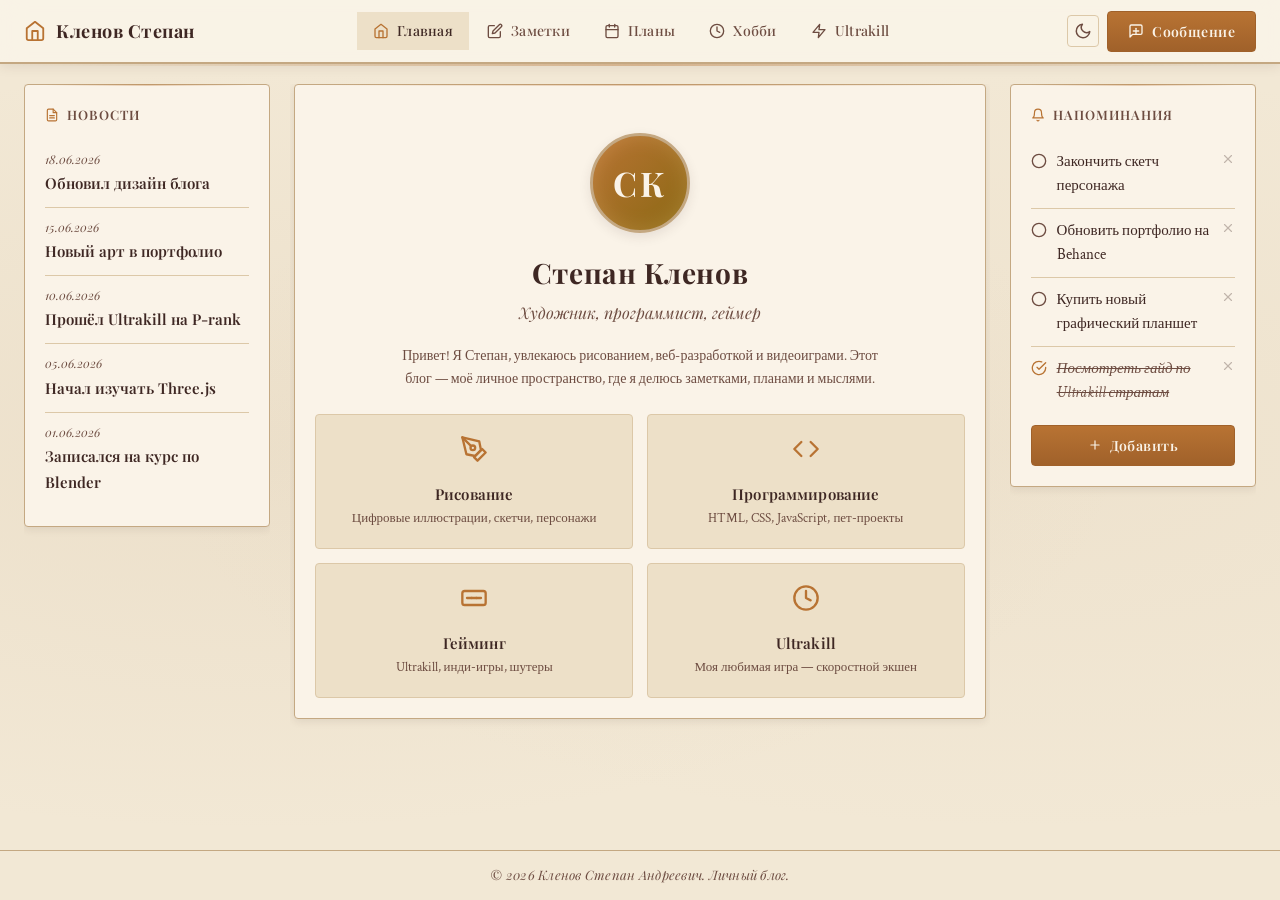
<file: index.html>
<!DOCTYPE html>
<html lang="ru">
<head>
<meta charset="UTF-8">
<meta name="viewport" content="width=device-width, initial-scale=1.0">
<title>Кленов Степан — Личный блог</title>
<link rel="stylesheet" href="styles.css">
</head>
<body>

<header>
  <div class="logo">
    <svg width="22" height="22" viewBox="0 0 24 24" fill="none" stroke="currentColor" stroke-width="2" stroke-linecap="round" stroke-linejoin="round"><path d="M3 9l9-7 9 7v11a2 2 0 0 1-2 2H5a2 2 0 0 1-2-2z"/><polyline points="9 22 9 12 15 12 15 22"/></svg>
    Кленов Степан
  </div>
  <nav id="mainNav">
    <a href="index.html" class="active">
      <svg width="16" height="16" viewBox="0 0 24 24" fill="none" stroke="currentColor" stroke-width="2" stroke-linecap="round" stroke-linejoin="round"><path d="M3 9l9-7 9 7v11a2 2 0 0 1-2 2H5a2 2 0 0 1-2-2z"/><polyline points="9 22 9 12 15 12 15 22"/></svg>
      Главная
    </a>
    <a href="note.html">
      <svg width="16" height="16" viewBox="0 0 24 24" fill="none" stroke="currentColor" stroke-width="2" stroke-linecap="round" stroke-linejoin="round"><path d="M11 4H4a2 2 0 0 0-2 2v14a2 2 0 0 0 2 2h14a2 2 0 0 0 2-2v-7"/><path d="M18.5 2.5a2.121 2.121 0 0 1 3 3L12 15l-4 1 1-4 9.5-9.5z"/></svg>
      Заметки
    </a>
    <a href="plan.html">
      <svg width="16" height="16" viewBox="0 0 24 24" fill="none" stroke="currentColor" stroke-width="2" stroke-linecap="round" stroke-linejoin="round"><rect x="3" y="4" width="18" height="18" rx="2" ry="2"/><line x1="16" y1="2" x2="16" y2="6"/><line x1="8" y1="2" x2="8" y2="6"/><line x1="3" y1="10" x2="21" y2="10"/></svg>
      Планы
    </a>
    <a href="hobby.html">
      <svg width="16" height="16" viewBox="0 0 24 24" fill="none" stroke="currentColor" stroke-width="2" stroke-linecap="round" stroke-linejoin="round"><circle cx="12" cy="12" r="10"/><path d="M12 6v6l4 2"/></svg>
      Хобби
    </a>
    <a href="ultrakill.html">
      <svg width="16" height="16" viewBox="0 0 24 24" fill="none" stroke="currentColor" stroke-width="2" stroke-linecap="round" stroke-linejoin="round"><polygon points="13 2 3 14 12 14 11 22 21 10 12 10 13 2"/></svg>
      Ultrakill
    </a>
  </nav>
  <div class="header-actions">
    <button class="theme-btn" id="themeToggle" title="Сменить тему">
      <svg width="18" height="18" viewBox="0 0 24 24" fill="none" stroke="currentColor" stroke-width="2" stroke-linecap="round" stroke-linejoin="round"><path d="M21 12.79A9 9 0 1 1 11.21 3 7 7 0 0 0 21 12.79z"/></svg>
    </button>
    <button class="modal-btn" id="openModalBtn">
      <svg width="16" height="16" viewBox="0 0 24 24" fill="none" stroke="currentColor" stroke-width="2" stroke-linecap="round" stroke-linejoin="round"><path d="M21 15a2 2 0 0 1-2 2H7l-4 4V5a2 2 0 0 1 2-2h14a2 2 0 0 1 2 2z"/><line x1="12" y1="8" x2="12" y2="16"/><line x1="8" y1="12" x2="16" y2="12"/></svg>
      Сообщение
    </button>
  </div>
</header>

<div class="layout">

  <aside class="col-left">
    <div class="card" id="newsCard">
      <h3>
        <svg width="14" height="14" viewBox="0 0 24 24" fill="none" stroke="currentColor" stroke-width="2" stroke-linecap="round" stroke-linejoin="round"><path d="M14 2H6a2 2 0 0 0-2 2v16a2 2 0 0 0 2 2h12a2 2 0 0 0 2-2V8z"/><polyline points="14 2 14 8 20 8"/><line x1="16" y1="13" x2="8" y2="13"/><line x1="16" y1="17" x2="8" y2="17"/></svg>
        Новости
      </h3>
      <div id="newsList"></div>
    </div>
  </aside>

  <main class="col-center">
    <div class="card">
      <div class="profile">
        <div class="avatar">СК</div>
        <h1>Степан Кленов</h1>
        <p class="tagline">Художник, программист, геймер</p>
      </div>
      <p contenteditable="true" data-key="bio-text" style="text-align:center;color:var(--text2);font-size:14px;max-width:500px;margin:0 auto;">
        Привет! Я Степан, увлекаюсь рисованием, веб-разработкой и видеоиграми. Этот блог — моё личное пространство, где я делюсь заметками, планами и мыслями.
      </p>
      <div class="bio-cards">
        <a href="hobby.html" class="bio-card">
          <svg width="28" height="28" viewBox="0 0 24 24" fill="none" stroke="currentColor" stroke-width="2" stroke-linecap="round" stroke-linejoin="round"><path d="M12 19l7-7 3 3-7 7-3-3z"/><path d="M18 13l-1.5-7.5L2 2l3.5 14.5L13 18l5-5z"/><path d="M2 2l7.586 7.586"/><circle cx="11" cy="11" r="2"/></svg>
          <h4>Рисование</h4>
          <p>Цифровые иллюстрации, скетчи, персонажи</p>
        </a>
        <a href="hobby.html" class="bio-card">
          <svg width="28" height="28" viewBox="0 0 24 24" fill="none" stroke="currentColor" stroke-width="2" stroke-linecap="round" stroke-linejoin="round"><polyline points="16 18 22 12 16 6"/><polyline points="8 6 2 12 8 18"/></svg>
          <h4>Программирование</h4>
          <p>HTML, CSS, JavaScript, пет-проекты</p>
        </a>
        <a href="hobby.html" class="bio-card">
          <svg width="28" height="28" viewBox="0 0 24 24" fill="none" stroke="currentColor" stroke-width="2" stroke-linecap="round" stroke-linejoin="round"><rect x="2" y="6" width="20" height="12" rx="2"/><path d="M6 12h4"/><path d="M14 12h4"/><path d="M10 12h4"/></svg>
          <h4>Гейминг</h4>
          <p>Ultrakill, инди-игры, шутеры</p>
        </a>
        <a href="ultrakill.html" class="bio-card">
          <svg width="28" height="28" viewBox="0 0 24 24" fill="none" stroke="currentColor" stroke-width="2" stroke-linecap="round" stroke-linejoin="round"><circle cx="12" cy="12" r="10"/><polyline points="12 6 12 12 16 14"/></svg>
          <h4>Ultrakill</h4>
          <p>Моя любимая игра — скоростной экшен</p>
        </a>
      </div>
    </div>
  </main>

  <aside class="col-right">
    <div class="card" id="remindersCard">
      <h3>
        <svg width="14" height="14" viewBox="0 0 24 24" fill="none" stroke="currentColor" stroke-width="2" stroke-linecap="round" stroke-linejoin="round"><path d="M18 8A6 6 0 0 0 6 8c0 7-3 9-3 9h18s-3-2-3-9"/><path d="M13.73 21a2 2 0 0 1-3.46 0"/></svg>
        Напоминания
      </h3>
      <div id="reminderList"></div>
      <div style="margin-top:10px;">
        <button class="modal-btn" style="width:100%;justify-content:center;" id="addReminderBtn">
          <svg width="14" height="14" viewBox="0 0 24 24" fill="none" stroke="currentColor" stroke-width="2" stroke-linecap="round" stroke-linejoin="round"><line x1="12" y1="5" x2="12" y2="19"/><line x1="5" y1="12" x2="19" y2="12"/></svg>
          Добавить
        </button>
      </div>
    </div>
  </aside>

</div>

<div class="modal-overlay" id="modalOverlay">
  <div class="modal">
    <h2>
      <svg width="18" height="18" viewBox="0 0 24 24" fill="none" stroke="currentColor" stroke-width="2" stroke-linecap="round" stroke-linejoin="round"><path d="M21 15a2 2 0 0 1-2 2H7l-4 4V5a2 2 0 0 1 2-2h14a2 2 0 0 1 2 2z"/><line x1="12" y1="8" x2="12" y2="16"/><line x1="8" y1="12" x2="16" y2="12"/></svg>
      Оставить сообщение
    </h2>
    <div class="field">
      <label>Ваше имя</label>
      <input type="text" id="modalName" placeholder="Имя" maxlength="50">
    </div>
    <div class="field">
      <label>Сообщение</label>
      <textarea id="modalMsg" placeholder="Текст сообщения..." maxlength="500"></textarea>
    </div>
    <div class="modal-actions">
      <button class="btn-secondary" id="modalCancel">Отмена</button>
      <button class="btn-primary" id="modalSend">
        <svg width="14" height="14" viewBox="0 0 24 24" fill="none" stroke="currentColor" stroke-width="2" stroke-linecap="round" stroke-linejoin="round"><line x1="22" y1="2" x2="11" y2="13"/><polygon points="22 2 15 22 11 13 2 9 22 2"/></svg>
        Отправить
      </button>
    </div>
  </div>
</div>

<footer>
  &copy; 2026 Кленов Степан Андреевич. Личный блог.
</footer>

<script src="script.js"></script>
</body>
</html>
</file>
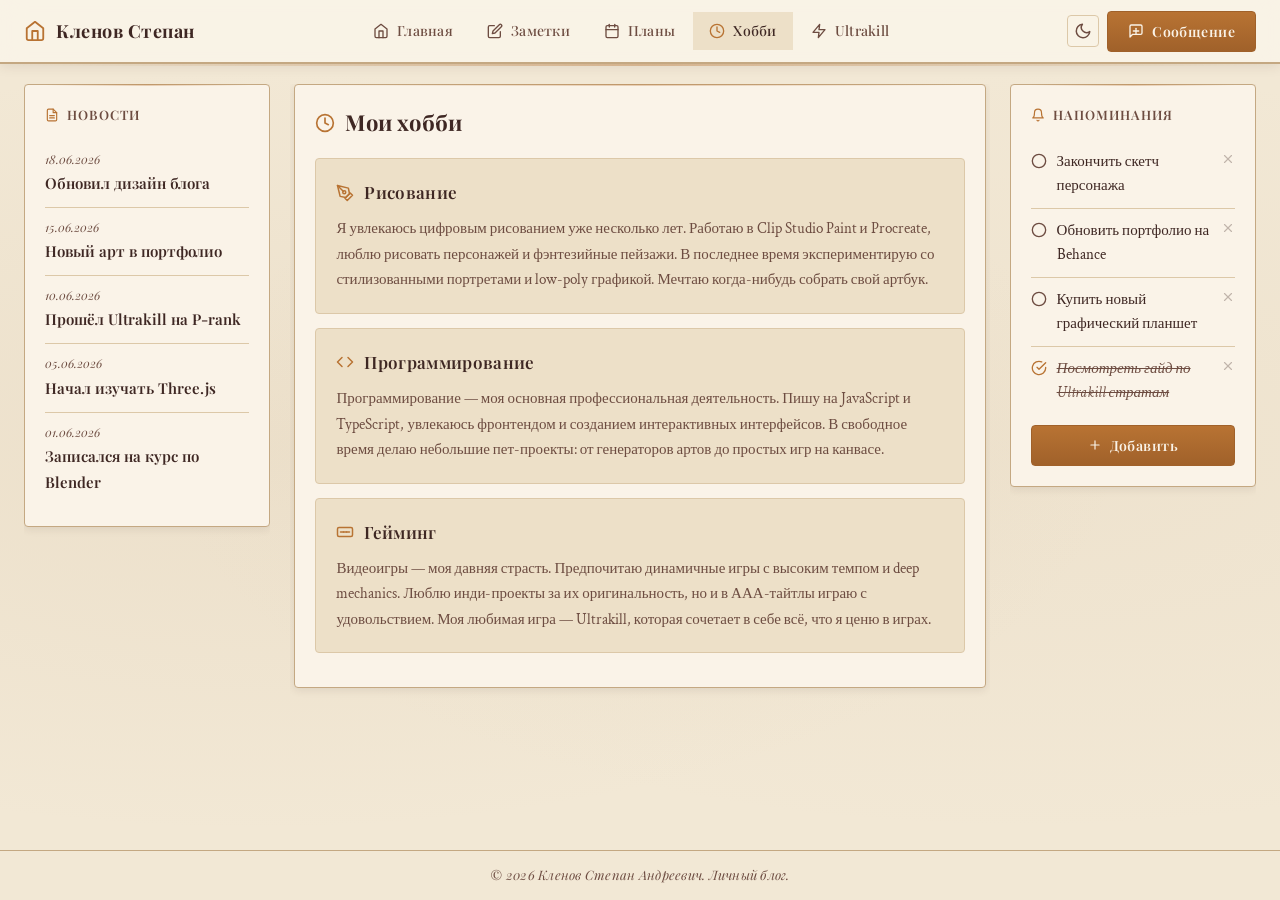
<file: hobby.html>
<!DOCTYPE html>
<html lang="ru">
<head>
<meta charset="UTF-8">
<meta name="viewport" content="width=device-width, initial-scale=1.0">
<title>Хобби — Кленов Степан</title>
<link rel="stylesheet" href="styles.css">
</head>
<body>

<header>
  <div class="logo">
    <svg width="22" height="22" viewBox="0 0 24 24" fill="none" stroke="currentColor" stroke-width="2" stroke-linecap="round" stroke-linejoin="round"><path d="M3 9l9-7 9 7v11a2 2 0 0 1-2 2H5a2 2 0 0 1-2-2z"/><polyline points="9 22 9 12 15 12 15 22"/></svg>
    Кленов Степан
  </div>
  <nav id="mainNav">
    <a href="index.html">
      <svg width="16" height="16" viewBox="0 0 24 24" fill="none" stroke="currentColor" stroke-width="2" stroke-linecap="round" stroke-linejoin="round"><path d="M3 9l9-7 9 7v11a2 2 0 0 1-2 2H5a2 2 0 0 1-2-2z"/><polyline points="9 22 9 12 15 12 15 22"/></svg>
      Главная
    </a>
    <a href="note.html">
      <svg width="16" height="16" viewBox="0 0 24 24" fill="none" stroke="currentColor" stroke-width="2" stroke-linecap="round" stroke-linejoin="round"><path d="M11 4H4a2 2 0 0 0-2 2v14a2 2 0 0 0 2 2h14a2 2 0 0 0 2-2v-7"/><path d="M18.5 2.5a2.121 2.121 0 0 1 3 3L12 15l-4 1 1-4 9.5-9.5z"/></svg>
      Заметки
    </a>
    <a href="plan.html">
      <svg width="16" height="16" viewBox="0 0 24 24" fill="none" stroke="currentColor" stroke-width="2" stroke-linecap="round" stroke-linejoin="round"><rect x="3" y="4" width="18" height="18" rx="2" ry="2"/><line x1="16" y1="2" x2="16" y2="6"/><line x1="8" y1="2" x2="8" y2="6"/><line x1="3" y1="10" x2="21" y2="10"/></svg>
      Планы
    </a>
    <a href="hobby.html" class="active">
      <svg width="16" height="16" viewBox="0 0 24 24" fill="none" stroke="currentColor" stroke-width="2" stroke-linecap="round" stroke-linejoin="round"><circle cx="12" cy="12" r="10"/><path d="M12 6v6l4 2"/></svg>
      Хобби
    </a>
    <a href="ultrakill.html">
      <svg width="16" height="16" viewBox="0 0 24 24" fill="none" stroke="currentColor" stroke-width="2" stroke-linecap="round" stroke-linejoin="round"><polygon points="13 2 3 14 12 14 11 22 21 10 12 10 13 2"/></svg>
      Ultrakill
    </a>
  </nav>
  <div class="header-actions">
    <button class="theme-btn" id="themeToggle" title="Сменить тему">
      <svg width="18" height="18" viewBox="0 0 24 24" fill="none" stroke="currentColor" stroke-width="2" stroke-linecap="round" stroke-linejoin="round"><path d="M21 12.79A9 9 0 1 1 11.21 3 7 7 0 0 0 21 12.79z"/></svg>
    </button>
    <button class="modal-btn" id="openModalBtn">
      <svg width="16" height="16" viewBox="0 0 24 24" fill="none" stroke="currentColor" stroke-width="2" stroke-linecap="round" stroke-linejoin="round"><path d="M21 15a2 2 0 0 1-2 2H7l-4 4V5a2 2 0 0 1 2-2h14a2 2 0 0 1 2 2z"/><line x1="12" y1="8" x2="12" y2="16"/><line x1="8" y1="12" x2="16" y2="12"/></svg>
      Сообщение
    </button>
  </div>
</header>

<div class="layout">

  <aside class="col-left">
    <div class="card" id="newsCard">
      <h3>
        <svg width="14" height="14" viewBox="0 0 24 24" fill="none" stroke="currentColor" stroke-width="2" stroke-linecap="round" stroke-linejoin="round"><path d="M14 2H6a2 2 0 0 0-2 2v16a2 2 0 0 0 2 2h12a2 2 0 0 0 2-2V8z"/><polyline points="14 2 14 8 20 8"/><line x1="16" y1="13" x2="8" y2="13"/><line x1="16" y1="17" x2="8" y2="17"/></svg>
        Новости
      </h3>
      <div id="newsList"></div>
    </div>
  </aside>

  <main class="col-center">
    <div class="card">
      <div class="section-header">
        <h2>
          <svg width="20" height="20" viewBox="0 0 24 24" fill="none" stroke="currentColor" stroke-width="2" stroke-linecap="round" stroke-linejoin="round"><circle cx="12" cy="12" r="10"/><path d="M12 6v6l4 2"/></svg>
          Мои хобби
        </h2>
      </div>

      <div class="hobby-card">
        <h3>
          <svg width="18" height="18" viewBox="0 0 24 24" fill="none" stroke="currentColor" stroke-width="2" stroke-linecap="round" stroke-linejoin="round"><path d="M12 19l7-7 3 3-7 7-3-3z"/><path d="M18 13l-1.5-7.5L2 2l3.5 14.5L13 18l5-5z"/><path d="M2 2l7.586 7.586"/><circle cx="11" cy="11" r="2"/></svg>
          Рисование
        </h3>
        <p contenteditable="true" data-key="hobby-drawing">Я увлекаюсь цифровым рисованием уже несколько лет. Работаю в Clip Studio Paint и Procreate, люблю рисовать персонажей и фэнтезийные пейзажи. В последнее время экспериментирую со стилизованными портретами и low-poly графикой. Мечтаю когда-нибудь собрать свой артбук.</p>
      </div>

      <div class="hobby-card">
        <h3>
          <svg width="18" height="18" viewBox="0 0 24 24" fill="none" stroke="currentColor" stroke-width="2" stroke-linecap="round" stroke-linejoin="round"><polyline points="16 18 22 12 16 6"/><polyline points="8 6 2 12 8 18"/></svg>
          Программирование
        </h3>
        <p contenteditable="true" data-key="hobby-coding">Программирование — моя основная профессиональная деятельность. Пишу на JavaScript и TypeScript, увлекаюсь фронтендом и созданием интерактивных интерфейсов. В свободное время делаю небольшие пет-проекты: от генераторов артов до простых игр на канвасе.</p>
      </div>

      <div class="hobby-card">
        <h3>
          <svg width="18" height="18" viewBox="0 0 24 24" fill="none" stroke="currentColor" stroke-width="2" stroke-linecap="round" stroke-linejoin="round"><rect x="2" y="6" width="20" height="12" rx="2"/><path d="M6 12h4"/><path d="M14 12h4"/><path d="M10 12h4"/></svg>
          Гейминг
        </h3>
        <p contenteditable="true" data-key="hobby-gaming">Видеоигры — моя давняя страсть. Предпочитаю динамичные игры с высоким темпом и deep mechanics. Люблю инди-проекты за их оригинальность, но и в ААА-тайтлы играю с удовольствием. Моя любимая игра — Ultrakill, которая сочетает в себе всё, что я ценю в играх.</p>
      </div>
    </div>
  </main>

  <aside class="col-right">
    <div class="card" id="remindersCard">
      <h3>
        <svg width="14" height="14" viewBox="0 0 24 24" fill="none" stroke="currentColor" stroke-width="2" stroke-linecap="round" stroke-linejoin="round"><path d="M18 8A6 6 0 0 0 6 8c0 7-3 9-3 9h18s-3-2-3-9"/><path d="M13.73 21a2 2 0 0 1-3.46 0"/></svg>
        Напоминания
      </h3>
      <div id="reminderList"></div>
      <div style="margin-top:10px;">
        <button class="modal-btn" style="width:100%;justify-content:center;" id="addReminderBtn">
          <svg width="14" height="14" viewBox="0 0 24 24" fill="none" stroke="currentColor" stroke-width="2" stroke-linecap="round" stroke-linejoin="round"><line x1="12" y1="5" x2="12" y2="19"/><line x1="5" y1="12" x2="19" y2="12"/></svg>
          Добавить
        </button>
      </div>
    </div>
  </aside>

</div>

<div class="modal-overlay" id="modalOverlay">
  <div class="modal">
    <h2>
      <svg width="18" height="18" viewBox="0 0 24 24" fill="none" stroke="currentColor" stroke-width="2" stroke-linecap="round" stroke-linejoin="round"><path d="M21 15a2 2 0 0 1-2 2H7l-4 4V5a2 2 0 0 1 2-2h14a2 2 0 0 1 2 2z"/><line x1="12" y1="8" x2="12" y2="16"/><line x1="8" y1="12" x2="16" y2="12"/></svg>
      Оставить сообщение
    </h2>
    <div class="field">
      <label>Ваше имя</label>
      <input type="text" id="modalName" placeholder="Имя" maxlength="50">
    </div>
    <div class="field">
      <label>Сообщение</label>
      <textarea id="modalMsg" placeholder="Текст сообщения..." maxlength="500"></textarea>
    </div>
    <div class="modal-actions">
      <button class="btn-secondary" id="modalCancel">Отмена</button>
      <button class="btn-primary" id="modalSend">
        <svg width="14" height="14" viewBox="0 0 24 24" fill="none" stroke="currentColor" stroke-width="2" stroke-linecap="round" stroke-linejoin="round"><line x1="22" y1="2" x2="11" y2="13"/><polygon points="22 2 15 22 11 13 2 9 22 2"/></svg>
        Отправить
      </button>
    </div>
  </div>
</div>

<footer>
  &copy; 2026 Кленов Степан Андреевич. Личный блог.
</footer>

<script src="script.js"></script>
</body>
</html>
</file>
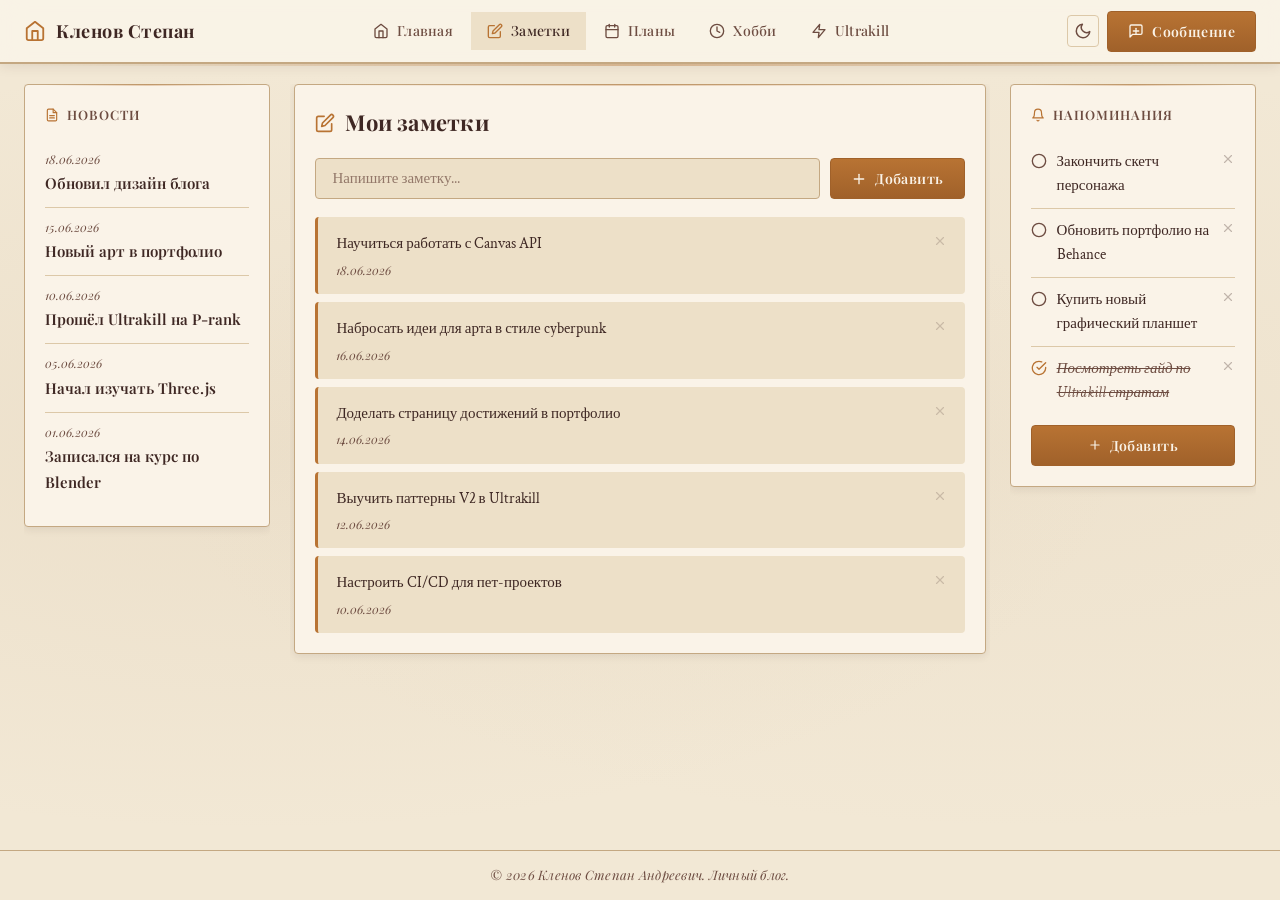
<file: note.html>
<!DOCTYPE html>
<html lang="ru">
<head>
<meta charset="UTF-8">
<meta name="viewport" content="width=device-width, initial-scale=1.0">
<title>Заметки — Кленов Степан</title>
<link rel="stylesheet" href="styles.css">
</head>
<body>

<header>
  <div class="logo">
    <svg width="22" height="22" viewBox="0 0 24 24" fill="none" stroke="currentColor" stroke-width="2" stroke-linecap="round" stroke-linejoin="round"><path d="M3 9l9-7 9 7v11a2 2 0 0 1-2 2H5a2 2 0 0 1-2-2z"/><polyline points="9 22 9 12 15 12 15 22"/></svg>
    Кленов Степан
  </div>
  <nav id="mainNav">
    <a href="index.html">
      <svg width="16" height="16" viewBox="0 0 24 24" fill="none" stroke="currentColor" stroke-width="2" stroke-linecap="round" stroke-linejoin="round"><path d="M3 9l9-7 9 7v11a2 2 0 0 1-2 2H5a2 2 0 0 1-2-2z"/><polyline points="9 22 9 12 15 12 15 22"/></svg>
      Главная
    </a>
    <a href="note.html" class="active">
      <svg width="16" height="16" viewBox="0 0 24 24" fill="none" stroke="currentColor" stroke-width="2" stroke-linecap="round" stroke-linejoin="round"><path d="M11 4H4a2 2 0 0 0-2 2v14a2 2 0 0 0 2 2h14a2 2 0 0 0 2-2v-7"/><path d="M18.5 2.5a2.121 2.121 0 0 1 3 3L12 15l-4 1 1-4 9.5-9.5z"/></svg>
      Заметки
    </a>
    <a href="plan.html">
      <svg width="16" height="16" viewBox="0 0 24 24" fill="none" stroke="currentColor" stroke-width="2" stroke-linecap="round" stroke-linejoin="round"><rect x="3" y="4" width="18" height="18" rx="2" ry="2"/><line x1="16" y1="2" x2="16" y2="6"/><line x1="8" y1="2" x2="8" y2="6"/><line x1="3" y1="10" x2="21" y2="10"/></svg>
      Планы
    </a>
    <a href="hobby.html">
      <svg width="16" height="16" viewBox="0 0 24 24" fill="none" stroke="currentColor" stroke-width="2" stroke-linecap="round" stroke-linejoin="round"><circle cx="12" cy="12" r="10"/><path d="M12 6v6l4 2"/></svg>
      Хобби
    </a>
    <a href="ultrakill.html">
      <svg width="16" height="16" viewBox="0 0 24 24" fill="none" stroke="currentColor" stroke-width="2" stroke-linecap="round" stroke-linejoin="round"><polygon points="13 2 3 14 12 14 11 22 21 10 12 10 13 2"/></svg>
      Ultrakill
    </a>
  </nav>
  <div class="header-actions">
    <button class="theme-btn" id="themeToggle" title="Сменить тему">
      <svg width="18" height="18" viewBox="0 0 24 24" fill="none" stroke="currentColor" stroke-width="2" stroke-linecap="round" stroke-linejoin="round"><path d="M21 12.79A9 9 0 1 1 11.21 3 7 7 0 0 0 21 12.79z"/></svg>
    </button>
    <button class="modal-btn" id="openModalBtn">
      <svg width="16" height="16" viewBox="0 0 24 24" fill="none" stroke="currentColor" stroke-width="2" stroke-linecap="round" stroke-linejoin="round"><path d="M21 15a2 2 0 0 1-2 2H7l-4 4V5a2 2 0 0 1 2-2h14a2 2 0 0 1 2 2z"/><line x1="12" y1="8" x2="12" y2="16"/><line x1="8" y1="12" x2="16" y2="12"/></svg>
      Сообщение
    </button>
  </div>
</header>

<div class="layout">

  <aside class="col-left">
    <div class="card" id="newsCard">
      <h3>
        <svg width="14" height="14" viewBox="0 0 24 24" fill="none" stroke="currentColor" stroke-width="2" stroke-linecap="round" stroke-linejoin="round"><path d="M14 2H6a2 2 0 0 0-2 2v16a2 2 0 0 0 2 2h12a2 2 0 0 0 2-2V8z"/><polyline points="14 2 14 8 20 8"/><line x1="16" y1="13" x2="8" y2="13"/><line x1="16" y1="17" x2="8" y2="17"/></svg>
        Новости
      </h3>
      <div id="newsList"></div>
    </div>
  </aside>

  <main class="col-center">
    <div class="card">
      <div class="section-header">
        <h2>
          <svg width="20" height="20" viewBox="0 0 24 24" fill="none" stroke="currentColor" stroke-width="2" stroke-linecap="round" stroke-linejoin="round"><path d="M11 4H4a2 2 0 0 0-2 2v14a2 2 0 0 0 2 2h14a2 2 0 0 0 2-2v-7"/><path d="M18.5 2.5a2.121 2.121 0 0 1 3 3L12 15l-4 1 1-4 9.5-9.5z"/></svg>
          Мои заметки
        </h2>
      </div>
      <div class="note-form">
        <input type="text" id="noteInput" placeholder="Напишите заметку..." maxlength="200">
        <button id="addNoteBtn">
          <svg width="16" height="16" viewBox="0 0 24 24" fill="none" stroke="currentColor" stroke-width="2" stroke-linecap="round" stroke-linejoin="round"><line x1="12" y1="5" x2="12" y2="19"/><line x1="5" y1="12" x2="19" y2="12"/></svg>
          Добавить
        </button>
      </div>
      <div class="note-list" id="noteList"></div>
    </div>
  </main>

  <aside class="col-right">
    <div class="card" id="remindersCard">
      <h3>
        <svg width="14" height="14" viewBox="0 0 24 24" fill="none" stroke="currentColor" stroke-width="2" stroke-linecap="round" stroke-linejoin="round"><path d="M18 8A6 6 0 0 0 6 8c0 7-3 9-3 9h18s-3-2-3-9"/><path d="M13.73 21a2 2 0 0 1-3.46 0"/></svg>
        Напоминания
      </h3>
      <div id="reminderList"></div>
      <div style="margin-top:10px;">
        <button class="modal-btn" style="width:100%;justify-content:center;" id="addReminderBtn">
          <svg width="14" height="14" viewBox="0 0 24 24" fill="none" stroke="currentColor" stroke-width="2" stroke-linecap="round" stroke-linejoin="round"><line x1="12" y1="5" x2="12" y2="19"/><line x1="5" y1="12" x2="19" y2="12"/></svg>
          Добавить
        </button>
      </div>
    </div>
  </aside>

</div>

<div class="modal-overlay" id="modalOverlay">
  <div class="modal">
    <h2>
      <svg width="18" height="18" viewBox="0 0 24 24" fill="none" stroke="currentColor" stroke-width="2" stroke-linecap="round" stroke-linejoin="round"><path d="M21 15a2 2 0 0 1-2 2H7l-4 4V5a2 2 0 0 1 2-2h14a2 2 0 0 1 2 2z"/><line x1="12" y1="8" x2="12" y2="16"/><line x1="8" y1="12" x2="16" y2="12"/></svg>
      Оставить сообщение
    </h2>
    <div class="field">
      <label>Ваше имя</label>
      <input type="text" id="modalName" placeholder="Имя" maxlength="50">
    </div>
    <div class="field">
      <label>Сообщение</label>
      <textarea id="modalMsg" placeholder="Текст сообщения..." maxlength="500"></textarea>
    </div>
    <div class="modal-actions">
      <button class="btn-secondary" id="modalCancel">Отмена</button>
      <button class="btn-primary" id="modalSend">
        <svg width="14" height="14" viewBox="0 0 24 24" fill="none" stroke="currentColor" stroke-width="2" stroke-linecap="round" stroke-linejoin="round"><line x1="22" y1="2" x2="11" y2="13"/><polygon points="22 2 15 22 11 13 2 9 22 2"/></svg>
        Отправить
      </button>
    </div>
  </div>
</div>

<footer>
  &copy; 2026 Кленов Степан Андреевич. Личный блог.
</footer>

<script src="script.js"></script>
</body>
</html>
</file>
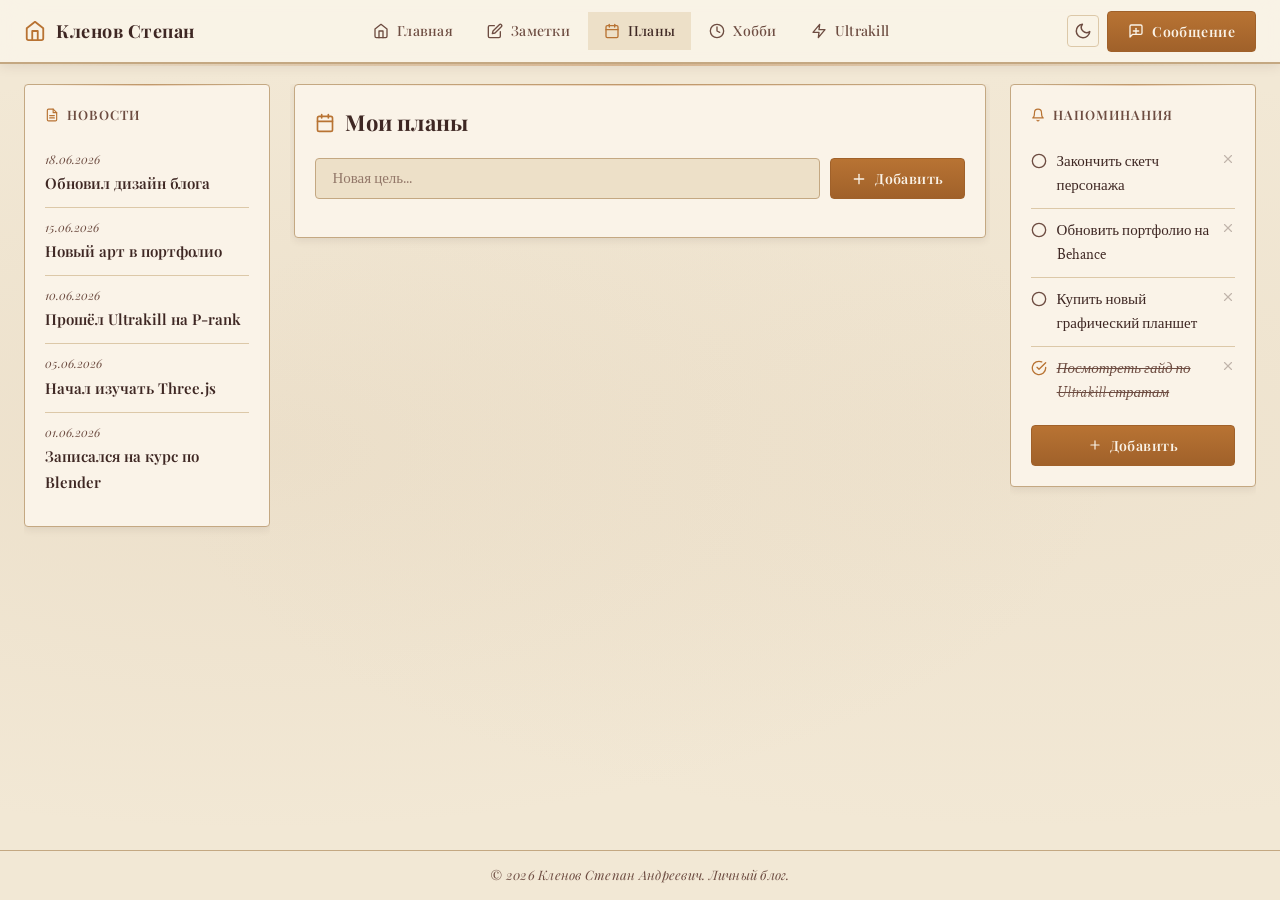
<file: plan.html>
<!DOCTYPE html>
<html lang="ru">
<head>
<meta charset="UTF-8">
<meta name="viewport" content="width=device-width, initial-scale=1.0">
<title>Планы — Кленов Степан</title>
<link rel="stylesheet" href="styles.css">
</head>
<body>

<header>
  <div class="logo">
    <svg width="22" height="22" viewBox="0 0 24 24" fill="none" stroke="currentColor" stroke-width="2" stroke-linecap="round" stroke-linejoin="round"><path d="M3 9l9-7 9 7v11a2 2 0 0 1-2 2H5a2 2 0 0 1-2-2z"/><polyline points="9 22 9 12 15 12 15 22"/></svg>
    Кленов Степан
  </div>
  <nav id="mainNav">
    <a href="index.html">
      <svg width="16" height="16" viewBox="0 0 24 24" fill="none" stroke="currentColor" stroke-width="2" stroke-linecap="round" stroke-linejoin="round"><path d="M3 9l9-7 9 7v11a2 2 0 0 1-2 2H5a2 2 0 0 1-2-2z"/><polyline points="9 22 9 12 15 12 15 22"/></svg>
      Главная
    </a>
    <a href="note.html">
      <svg width="16" height="16" viewBox="0 0 24 24" fill="none" stroke="currentColor" stroke-width="2" stroke-linecap="round" stroke-linejoin="round"><path d="M11 4H4a2 2 0 0 0-2 2v14a2 2 0 0 0 2 2h14a2 2 0 0 0 2-2v-7"/><path d="M18.5 2.5a2.121 2.121 0 0 1 3 3L12 15l-4 1 1-4 9.5-9.5z"/></svg>
      Заметки
    </a>
    <a href="plan.html" class="active">
      <svg width="16" height="16" viewBox="0 0 24 24" fill="none" stroke="currentColor" stroke-width="2" stroke-linecap="round" stroke-linejoin="round"><rect x="3" y="4" width="18" height="18" rx="2" ry="2"/><line x1="16" y1="2" x2="16" y2="6"/><line x1="8" y1="2" x2="8" y2="6"/><line x1="3" y1="10" x2="21" y2="10"/></svg>
      Планы
    </a>
    <a href="hobby.html">
      <svg width="16" height="16" viewBox="0 0 24 24" fill="none" stroke="currentColor" stroke-width="2" stroke-linecap="round" stroke-linejoin="round"><circle cx="12" cy="12" r="10"/><path d="M12 6v6l4 2"/></svg>
      Хобби
    </a>
    <a href="ultrakill.html">
      <svg width="16" height="16" viewBox="0 0 24 24" fill="none" stroke="currentColor" stroke-width="2" stroke-linecap="round" stroke-linejoin="round"><polygon points="13 2 3 14 12 14 11 22 21 10 12 10 13 2"/></svg>
      Ultrakill
    </a>
  </nav>
  <div class="header-actions">
    <button class="theme-btn" id="themeToggle" title="Сменить тему">
      <svg width="18" height="18" viewBox="0 0 24 24" fill="none" stroke="currentColor" stroke-width="2" stroke-linecap="round" stroke-linejoin="round"><path d="M21 12.79A9 9 0 1 1 11.21 3 7 7 0 0 0 21 12.79z"/></svg>
    </button>
    <button class="modal-btn" id="openModalBtn">
      <svg width="16" height="16" viewBox="0 0 24 24" fill="none" stroke="currentColor" stroke-width="2" stroke-linecap="round" stroke-linejoin="round"><path d="M21 15a2 2 0 0 1-2 2H7l-4 4V5a2 2 0 0 1 2-2h14a2 2 0 0 1 2 2z"/><line x1="12" y1="8" x2="12" y2="16"/><line x1="8" y1="12" x2="16" y2="12"/></svg>
      Сообщение
    </button>
  </div>
</header>

<div class="layout">

  <aside class="col-left">
    <div class="card" id="newsCard">
      <h3>
        <svg width="14" height="14" viewBox="0 0 24 24" fill="none" stroke="currentColor" stroke-width="2" stroke-linecap="round" stroke-linejoin="round"><path d="M14 2H6a2 2 0 0 0-2 2v16a2 2 0 0 0 2 2h12a2 2 0 0 0 2-2V8z"/><polyline points="14 2 14 8 20 8"/><line x1="16" y1="13" x2="8" y2="13"/><line x1="16" y1="17" x2="8" y2="17"/></svg>
        Новости
      </h3>
      <div id="newsList"></div>
    </div>
  </aside>

  <main class="col-center">
    <div class="card">
      <div class="section-header">
        <h2>
          <svg width="20" height="20" viewBox="0 0 24 24" fill="none" stroke="currentColor" stroke-width="2" stroke-linecap="round" stroke-linejoin="round"><rect x="3" y="4" width="18" height="18" rx="2" ry="2"/><line x1="16" y1="2" x2="16" y2="6"/><line x1="8" y1="2" x2="8" y2="6"/><line x1="3" y1="10" x2="21" y2="10"/></svg>
          Мои планы
        </h2>
      </div>
      <div class="plan-form">
        <input type="text" id="planInput" placeholder="Новая цель..." maxlength="200">
        <button id="addPlanBtn">
          <svg width="16" height="16" viewBox="0 0 24 24" fill="none" stroke="currentColor" stroke-width="2" stroke-linecap="round" stroke-linejoin="round"><line x1="12" y1="5" x2="12" y2="19"/><line x1="5" y1="12" x2="19" y2="12"/></svg>
          Добавить
        </button>
      </div>
      <div class="plan-list" id="planList"></div>
    </div>
  </main>

  <aside class="col-right">
    <div class="card" id="remindersCard">
      <h3>
        <svg width="14" height="14" viewBox="0 0 24 24" fill="none" stroke="currentColor" stroke-width="2" stroke-linecap="round" stroke-linejoin="round"><path d="M18 8A6 6 0 0 0 6 8c0 7-3 9-3 9h18s-3-2-3-9"/><path d="M13.73 21a2 2 0 0 1-3.46 0"/></svg>
        Напоминания
      </h3>
      <div id="reminderList"></div>
      <div style="margin-top:10px;">
        <button class="modal-btn" style="width:100%;justify-content:center;" id="addReminderBtn">
          <svg width="14" height="14" viewBox="0 0 24 24" fill="none" stroke="currentColor" stroke-width="2" stroke-linecap="round" stroke-linejoin="round"><line x1="12" y1="5" x2="12" y2="19"/><line x1="5" y1="12" x2="19" y2="12"/></svg>
          Добавить
        </button>
      </div>
    </div>
  </aside>

</div>

<div class="modal-overlay" id="modalOverlay">
  <div class="modal">
    <h2>
      <svg width="18" height="18" viewBox="0 0 24 24" fill="none" stroke="currentColor" stroke-width="2" stroke-linecap="round" stroke-linejoin="round"><path d="M21 15a2 2 0 0 1-2 2H7l-4 4V5a2 2 0 0 1 2-2h14a2 2 0 0 1 2 2z"/><line x1="12" y1="8" x2="12" y2="16"/><line x1="8" y1="12" x2="16" y2="12"/></svg>
      Оставить сообщение
    </h2>
    <div class="field">
      <label>Ваше имя</label>
      <input type="text" id="modalName" placeholder="Имя" maxlength="50">
    </div>
    <div class="field">
      <label>Сообщение</label>
      <textarea id="modalMsg" placeholder="Текст сообщения..." maxlength="500"></textarea>
    </div>
    <div class="modal-actions">
      <button class="btn-secondary" id="modalCancel">Отмена</button>
      <button class="btn-primary" id="modalSend">
        <svg width="14" height="14" viewBox="0 0 24 24" fill="none" stroke="currentColor" stroke-width="2" stroke-linecap="round" stroke-linejoin="round"><line x1="22" y1="2" x2="11" y2="13"/><polygon points="22 2 15 22 11 13 2 9 22 2"/></svg>
        Отправить
      </button>
    </div>
  </div>
</div>

<footer>
  &copy; 2026 Кленов Степан Андреевич. Личный блог.
</footer>

<script src="script.js"></script>
</body>
</html>
</file>
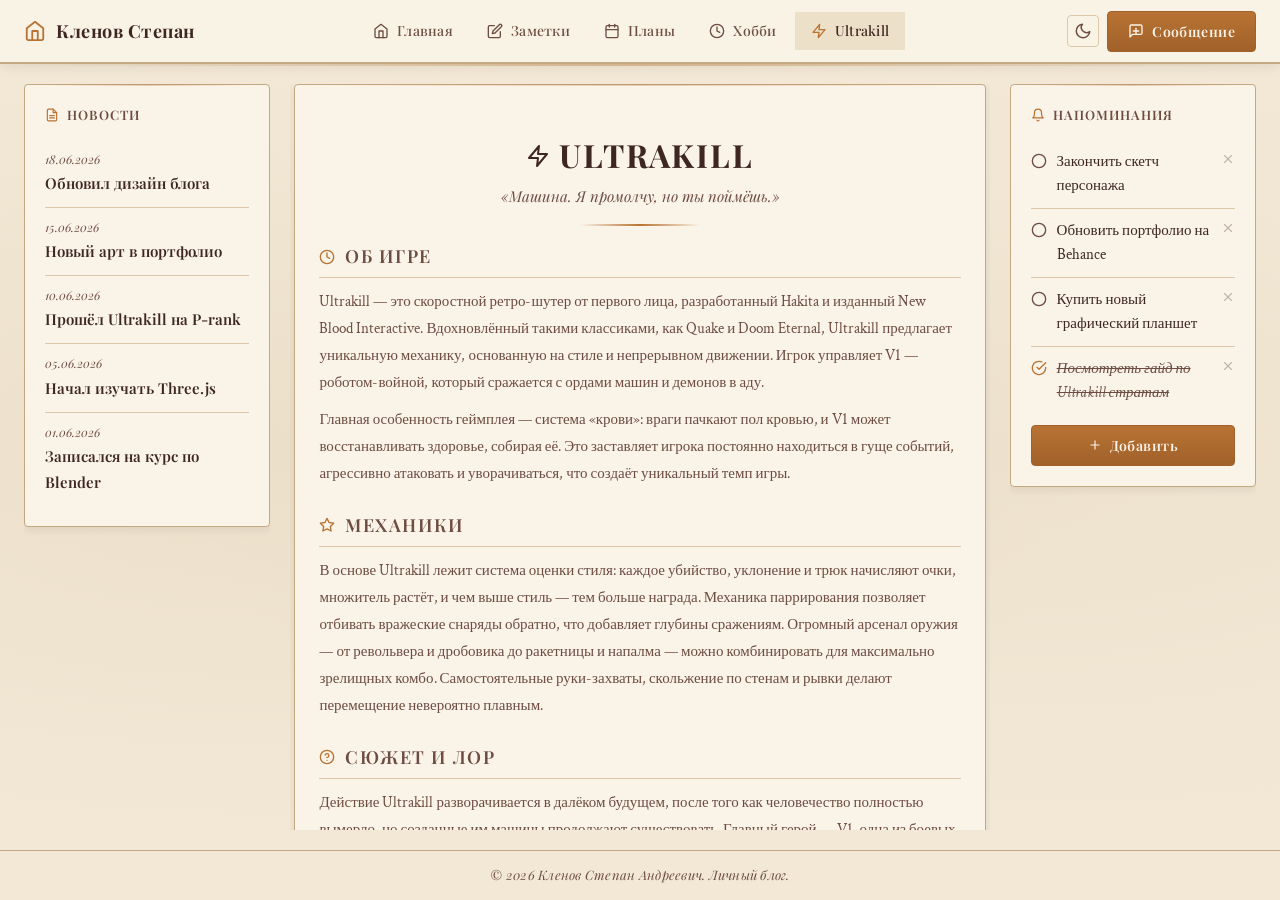
<file: ultrakill.html>
<!DOCTYPE html>
<html lang="ru">
<head>
<meta charset="UTF-8">
<meta name="viewport" content="width=device-width, initial-scale=1.0">
<title>Ultrakill — Кленов Степан</title>
<link rel="stylesheet" href="styles.css">
</head>
<body>

<header>
  <div class="logo">
    <svg width="22" height="22" viewBox="0 0 24 24" fill="none" stroke="currentColor" stroke-width="2" stroke-linecap="round" stroke-linejoin="round"><path d="M3 9l9-7 9 7v11a2 2 0 0 1-2 2H5a2 2 0 0 1-2-2z"/><polyline points="9 22 9 12 15 12 15 22"/></svg>
    Кленов Степан
  </div>
  <nav id="mainNav">
    <a href="index.html">
      <svg width="16" height="16" viewBox="0 0 24 24" fill="none" stroke="currentColor" stroke-width="2" stroke-linecap="round" stroke-linejoin="round"><path d="M3 9l9-7 9 7v11a2 2 0 0 1-2 2H5a2 2 0 0 1-2-2z"/><polyline points="9 22 9 12 15 12 15 22"/></svg>
      Главная
    </a>
    <a href="note.html">
      <svg width="16" height="16" viewBox="0 0 24 24" fill="none" stroke="currentColor" stroke-width="2" stroke-linecap="round" stroke-linejoin="round"><path d="M11 4H4a2 2 0 0 0-2 2v14a2 2 0 0 0 2 2h14a2 2 0 0 0 2-2v-7"/><path d="M18.5 2.5a2.121 2.121 0 0 1 3 3L12 15l-4 1 1-4 9.5-9.5z"/></svg>
      Заметки
    </a>
    <a href="plan.html">
      <svg width="16" height="16" viewBox="0 0 24 24" fill="none" stroke="currentColor" stroke-width="2" stroke-linecap="round" stroke-linejoin="round"><rect x="3" y="4" width="18" height="18" rx="2" ry="2"/><line x1="16" y1="2" x2="16" y2="6"/><line x1="8" y1="2" x2="8" y2="6"/><line x1="3" y1="10" x2="21" y2="10"/></svg>
      Планы
    </a>
    <a href="hobby.html">
      <svg width="16" height="16" viewBox="0 0 24 24" fill="none" stroke="currentColor" stroke-width="2" stroke-linecap="round" stroke-linejoin="round"><circle cx="12" cy="12" r="10"/><path d="M12 6v6l4 2"/></svg>
      Хобби
    </a>
    <a href="ultrakill.html" class="active">
      <svg width="16" height="16" viewBox="0 0 24 24" fill="none" stroke="currentColor" stroke-width="2" stroke-linecap="round" stroke-linejoin="round"><polygon points="13 2 3 14 12 14 11 22 21 10 12 10 13 2"/></svg>
      Ultrakill
    </a>
  </nav>
  <div class="header-actions">
    <button class="theme-btn" id="themeToggle" title="Сменить тему">
      <svg width="18" height="18" viewBox="0 0 24 24" fill="none" stroke="currentColor" stroke-width="2" stroke-linecap="round" stroke-linejoin="round"><path d="M21 12.79A9 9 0 1 1 11.21 3 7 7 0 0 0 21 12.79z"/></svg>
    </button>
    <button class="modal-btn" id="openModalBtn">
      <svg width="16" height="16" viewBox="0 0 24 24" fill="none" stroke="currentColor" stroke-width="2" stroke-linecap="round" stroke-linejoin="round"><path d="M21 15a2 2 0 0 1-2 2H7l-4 4V5a2 2 0 0 1 2-2h14a2 2 0 0 1 2 2z"/><line x1="12" y1="8" x2="12" y2="16"/><line x1="8" y1="12" x2="16" y2="12"/></svg>
      Сообщение
    </button>
  </div>
</header>

<div class="layout">

  <aside class="col-left">
    <div class="card" id="newsCard">
      <h3>
        <svg width="14" height="14" viewBox="0 0 24 24" fill="none" stroke="currentColor" stroke-width="2" stroke-linecap="round" stroke-linejoin="round"><path d="M14 2H6a2 2 0 0 0-2 2v16a2 2 0 0 0 2 2h12a2 2 0 0 0 2-2V8z"/><polyline points="14 2 14 8 20 8"/><line x1="16" y1="13" x2="8" y2="13"/><line x1="16" y1="17" x2="8" y2="17"/></svg>
        Новости
      </h3>
      <div id="newsList"></div>
    </div>
  </aside>

  <main class="col-center">
    <div class="card">
      <div class="game-header">
        <h2>
          <svg width="24" height="24" viewBox="0 0 24 24" fill="none" stroke="currentColor" stroke-width="2" stroke-linecap="round" stroke-linejoin="round"><polygon points="13 2 3 14 12 14 11 22 21 10 12 10 13 2"/></svg>
          ULTRAKILL
        </h2>
        <p class="sub">«Машина. Я промолчу, но ты поймёшь.»</p>
      </div>

      <div class="game-section">
        <h3>
          <svg width="16" height="16" viewBox="0 0 24 24" fill="none" stroke="currentColor" stroke-width="2" stroke-linecap="round" stroke-linejoin="round"><circle cx="12" cy="12" r="10"/><path d="M12 6v6l4 2"/></svg>
          Об игре
        </h3>
        <p contenteditable="true" data-key="uk-intro">Ultrakill — это скоростной ретро-шутер от первого лица, разработанный Hakita и изданный New Blood Interactive. Вдохновлённый такими классиками, как Quake и Doom Eternal, Ultrakill предлагает уникальную механику, основанную на стиле и непрерывном движении. Игрок управляет V1 — роботом-войной, который сражается с ордами машин и демонов в аду.</p>
        <p contenteditable="true" data-key="uk-intro2">Главная особенность геймплея — система «крови»: враги пачкают пол кровью, и V1 может восстанавливать здоровье, собирая её. Это заставляет игрока постоянно находиться в гуще событий, агрессивно атаковать и уворачиваться, что создаёт уникальный темп игры.</p>
      </div>

      <div class="game-section">
        <h3>
          <svg width="16" height="16" viewBox="0 0 24 24" fill="none" stroke="currentColor" stroke-width="2" stroke-linecap="round" stroke-linejoin="round"><polygon points="12 2 15.09 8.26 22 9.27 17 14.14 18.18 21.02 12 17.77 5.82 21.02 7 14.14 2 9.27 8.91 8.26 12 2"/></svg>
          Механики
        </h3>
        <p contenteditable="true" data-key="uk-mechanics">В основе Ultrakill лежит система оценки стиля: каждое убийство, уклонение и трюк начисляют очки, множитель растёт, и чем выше стиль — тем больше награда. Механика паррирования позволяет отбивать вражеские снаряды обратно, что добавляет глубины сражениям. Огромный арсенал оружия — от револьвера и дробовика до ракетницы и напалма — можно комбинировать для максимально зрелищных комбо. Самостоятельные руки-захваты, скольжение по стенам и рывки делают перемещение невероятно плавным.</p>
      </div>

      <div class="game-section">
        <h3>
          <svg width="16" height="16" viewBox="0 0 24 24" fill="none" stroke="currentColor" stroke-width="2" stroke-linecap="round" stroke-linejoin="round"><circle cx="12" cy="12" r="10"/><path d="M9.09 9a3 3 0 0 1 5.83 1c0 2-3 3-3 3"/><line x1="12" y1="17" x2="12.01" y2="17"/></svg>
          Сюжет и Лор
        </h3>
        <p contenteditable="true" data-key="uk-lore1">Действие Ultrakill разворачивается в далёком будущем, после того как человечество полностью вымерло, но созданные им машины продолжают существовать. Главный герой — V1, одна из боевых машин, спустившаяся в ад в поисках крови, необходимой для поддержания своей энергии. Ад населён не только демонами, но и другими машинами — такими же, как V1, каждая из которых преследует свои цели.</p>
        <p contenteditable="true" data-key="uk-lore2">Исследуя круги ада — от Поверхности до самых глубин Преисподней — V1 сталкивается с существами, основанными на «Божественной комедии» Данте Алигьери. Каждый круг ада представляет собой уникальную экосистему: Лимб, Похоть, Чревоугодие, Жадность, Гнев, Ересь, Насилие, Мошенничество и Предательство. По мере продвижения раскрываются тайны падения человечества, природы самих машин и истинная причина, по которой V1 оказался в аду.</p>
        <p contenteditable="true" data-key="uk-lore3">Враги в игре — не просто абстрактные демоны, а падшие души грешников и боевые машины, каждая со своим дизайном и поведением. От медлительных Corpse of King Minos до стремительных Mindflayers — каждый противник требует индивидуального подхода. Лор подаётся через окружение, записки и фрагментарные диалоги с боссами, оставляя простор для интерпретации. Сочетание отсылок к античной и христианской мифологии с киберпанк-эстетикой создаёт уникальную, мрачную и одновременно ироничную атмосферу, которая и сделала Ultrakill культовой игрой.</p>
      </div>
    </div>
  </main>

  <aside class="col-right">
    <div class="card" id="remindersCard">
      <h3>
        <svg width="14" height="14" viewBox="0 0 24 24" fill="none" stroke="currentColor" stroke-width="2" stroke-linecap="round" stroke-linejoin="round"><path d="M18 8A6 6 0 0 0 6 8c0 7-3 9-3 9h18s-3-2-3-9"/><path d="M13.73 21a2 2 0 0 1-3.46 0"/></svg>
        Напоминания
      </h3>
      <div id="reminderList"></div>
      <div style="margin-top:10px;">
        <button class="modal-btn" style="width:100%;justify-content:center;" id="addReminderBtn">
          <svg width="14" height="14" viewBox="0 0 24 24" fill="none" stroke="currentColor" stroke-width="2" stroke-linecap="round" stroke-linejoin="round"><line x1="12" y1="5" x2="12" y2="19"/><line x1="5" y1="12" x2="19" y2="12"/></svg>
          Добавить
        </button>
      </div>
    </div>
  </aside>

</div>

<div class="modal-overlay" id="modalOverlay">
  <div class="modal">
    <h2>
      <svg width="18" height="18" viewBox="0 0 24 24" fill="none" stroke="currentColor" stroke-width="2" stroke-linecap="round" stroke-linejoin="round"><path d="M21 15a2 2 0 0 1-2 2H7l-4 4V5a2 2 0 0 1 2-2h14a2 2 0 0 1 2 2z"/><line x1="12" y1="8" x2="12" y2="16"/><line x1="8" y1="12" x2="16" y2="12"/></svg>
      Оставить сообщение
    </h2>
    <div class="field">
      <label>Ваше имя</label>
      <input type="text" id="modalName" placeholder="Имя" maxlength="50">
    </div>
    <div class="field">
      <label>Сообщение</label>
      <textarea id="modalMsg" placeholder="Текст сообщения..." maxlength="500"></textarea>
    </div>
    <div class="modal-actions">
      <button class="btn-secondary" id="modalCancel">Отмена</button>
      <button class="btn-primary" id="modalSend">
        <svg width="14" height="14" viewBox="0 0 24 24" fill="none" stroke="currentColor" stroke-width="2" stroke-linecap="round" stroke-linejoin="round"><line x1="22" y1="2" x2="11" y2="13"/><polygon points="22 2 15 22 11 13 2 9 22 2"/></svg>
        Отправить
      </button>
    </div>
  </div>
</div>

<footer>
  &copy; 2026 Кленов Степан Андреевич. Личный блог.
</footer>

<script src="script.js"></script>
</body>
</html>
</file>
<file: styles.css>
@import url('https://fonts.googleapis.com/css2?family=Playfair+Display:ital,wght@0,400;0,600;0,700;1,400&family=Crimson+Text:ital,wght@0,400;0,600;0,700;1,400&display=swap');

*, *::before, *::after {
  box-sizing: border-box;
  margin: 0;
  padding: 0;
}

:root {
  --bg: #f2e8d5;
  --surface: #faf3e8;
  --surface2: #ede0c8;
  --text: #3e2723;
  --text2: #6d4c41;
  --accent: #b87333;
  --accent-hover: #a0612a;
  --border: #c4a882;
  --border-light: #dcc8a8;
  --shadow: rgba(62,39,35,0.1);
  --header-bg: rgba(250,243,232,0.92);
  --modal-overlay: rgba(30,20,15,0.6);
  --card-radius: 4px;
  --transition: 0.25s ease;
  --font-heading: 'Playfair Display', 'Georgia', serif;
  --font-body: 'Crimson Text', 'Georgia', serif;
  --gear-opacity: 0.06;
}

[data-theme="dark"] {
  --bg: #1a0f0a;
  --surface: #2c1810;
  --surface2: #3e2723;
  --text: #ede0d4;
  --text2: #a1887f;
  --accent: #d4a574;
  --accent-hover: #c4915e;
  --border: #5d4037;
  --border-light: #4e342e;
  --shadow: rgba(0,0,0,0.4);
  --header-bg: rgba(44,24,16,0.92);
  --modal-overlay: rgba(0,0,0,0.7);
  --gear-opacity: 0.08;
}

html, body {
  height: 100%;
  font-family: var(--font-body);
  background: var(--bg);
  color: var(--text);
  transition: background var(--transition), color var(--transition);
  font-size: 16px;
  line-height: 1.6;
}

body {
  display: flex;
  flex-direction: column;
  min-height: 100vh;
  background-image:
    radial-gradient(ellipse at 20% 50%, rgba(201,175,140,0.15) 0%, transparent 60%),
    radial-gradient(ellipse at 80% 50%, rgba(201,175,140,0.10) 0%, transparent 60%);
}

[data-theme="dark"] body {
  background-image:
    radial-gradient(ellipse at 20% 50%, rgba(180,140,100,0.08) 0%, transparent 60%),
    radial-gradient(ellipse at 80% 50%, rgba(180,140,100,0.06) 0%, transparent 60%);
}

a {
  color: var(--accent);
  text-decoration: none;
  transition: color var(--transition);
}
a:hover {
  color: var(--accent-hover);
  text-decoration: underline;
}

h1, h2, h3, h4, h5, h6 {
  font-family: var(--font-heading);
  font-weight: 600;
  letter-spacing: 0.01em;
}

header {
  background: var(--header-bg);
  backdrop-filter: blur(12px);
  -webkit-backdrop-filter: blur(12px);
  border-bottom: 2px solid var(--border);
  padding: 0 24px;
  height: 64px;
  display: flex;
  align-items: center;
  justify-content: space-between;
  flex-shrink: 0;
  transition: background var(--transition), border-color var(--transition);
  position: sticky;
  top: 0;
  z-index: 100;
  box-shadow: 0 2px 12px var(--shadow);
}

header::after {
  content: '';
  position: absolute;
  bottom: -4px;
  left: 0;
  right: 0;
  height: 2px;
  background: linear-gradient(90deg, transparent, var(--accent), transparent);
  opacity: 0.4;
}

.logo {
  font-family: var(--font-heading);
  font-weight: 700;
  font-size: 18px;
  letter-spacing: 0.03em;
  display: flex;
  align-items: center;
  gap: 10px;
  white-space: nowrap;
  color: var(--text);
}
.logo svg { flex-shrink: 0; stroke: var(--accent); }

nav {
  display: flex;
  gap: 2px;
  overflow-x: auto;
  scrollbar-width: none;
  -ms-overflow-style: none;
}
nav::-webkit-scrollbar { display: none; }
nav a {
  color: var(--text2);
  text-decoration: none;
  padding: 8px 16px;
  border-radius: 0;
  font-family: var(--font-heading);
  font-size: 14px;
  font-weight: 500;
  display: flex;
  align-items: center;
  gap: 8px;
  white-space: nowrap;
  transition: background var(--transition), color var(--transition);
  cursor: pointer;
  border-bottom: 2px solid transparent;
  margin-bottom: -2px;
  letter-spacing: 0.02em;
}
nav a:hover, nav a.active {
  background: var(--surface2);
  color: var(--text);
  text-decoration: none;
  border-bottom-color: var(--accent);
}
nav a svg { flex-shrink: 0; stroke: currentColor; }
nav a:hover svg, nav a.active svg { stroke: var(--accent); }

.header-actions {
  display: flex;
  align-items: center;
  gap: 8px;
}

.theme-btn {
  background: none;
  border: 1px solid var(--border-light);
  cursor: pointer;
  padding: 6px;
  border-radius: 4px;
  color: var(--text2);
  transition: background var(--transition), color var(--transition), border-color var(--transition);
  display: flex;
  align-items: center;
  justify-content: center;
}
.theme-btn:hover {
  background: var(--surface2);
  color: var(--text);
  border-color: var(--accent);
}

.layout {
  display: flex;
  flex: 1;
  overflow: hidden;
  padding: 20px 24px;
  gap: 20px;
  min-height: 0;
}

.col-left, .col-right {
  width: 20%;
  min-width: 200px;
  max-width: 260px;
  display: flex;
  flex-direction: column;
  gap: 12px;
  overflow-y: auto;
}
.col-center {
  flex: 1;
  min-width: 0;
  overflow-y: auto;
  padding: 0 4px;
}
.col-left { order: 0; }
.col-center { order: 1; }
.col-right { order: 2; }

.card {
  background: var(--surface);
  border-radius: var(--card-radius);
  padding: 20px;
  box-shadow: 0 2px 8px var(--shadow);
  border: 1px solid var(--border);
  transition: background var(--transition), border-color var(--transition), box-shadow var(--transition);
  position: relative;
}

.card::before {
  content: '';
  position: absolute;
  top: -1px;
  left: 20px;
  right: 20px;
  height: 2px;
  background: linear-gradient(90deg, transparent, var(--accent), transparent);
  opacity: 0.3;
}

.card h3 {
  font-family: var(--font-heading);
  font-size: 13px;
  font-weight: 600;
  text-transform: uppercase;
  letter-spacing: 0.08em;
  color: var(--text2);
  margin-bottom: 14px;
  display: flex;
  align-items: center;
  gap: 8px;
}
.card h3 svg { stroke: var(--accent); }

.news-item, .reminder-item {
  padding: 10px 0;
  border-bottom: 1px solid var(--border-light);
  font-size: 15px;
}
.news-item:last-child, .reminder-item:last-child {
  border-bottom: none;
}
.news-date {
  font-size: 12px;
  color: var(--text2);
  display: block;
  margin-bottom: 2px;
  font-family: var(--font-heading);
  font-style: italic;
}
.news-title {
  font-weight: 600;
  font-size: 15px;
  font-family: var(--font-heading);
}
.reminder-item {
  display: flex;
  align-items: flex-start;
  gap: 10px;
}
.reminder-item.done .reminder-text {
  text-decoration: line-through;
  color: var(--text2);
  font-style: italic;
}
.reminder-check {
  cursor: pointer;
  margin-top: 3px;
  flex-shrink: 0;
}
.reminder-text {
  flex: 1;
  font-size: 15px;
}
.reminder-del {
  cursor: pointer;
  flex-shrink: 0;
  opacity: 0.3;
  transition: opacity var(--transition);
}
.reminder-del:hover { opacity: 1; }

.profile {
  text-align: center;
  padding: 28px 0 20px;
}
.avatar {
  width: 100px;
  height: 100px;
  border-radius: 50%;
  background: linear-gradient(135deg, var(--accent), #8B6914);
  display: flex;
  align-items: center;
  justify-content: center;
  margin: 0 auto 18px;
  color: #faf3e8;
  font-family: var(--font-heading);
  font-size: 34px;
  font-weight: 700;
  letter-spacing: 3px;
  border: 3px solid var(--border);
  box-shadow: 0 4px 12px var(--shadow), inset 0 0 20px rgba(255,215,150,0.2);
}
.profile h1 {
  font-size: 28px;
  font-weight: 700;
  margin-bottom: 4px;
  letter-spacing: 0.02em;
}
.profile .tagline {
  color: var(--text2);
  font-size: 16px;
  font-style: italic;
  font-family: var(--font-heading);
}
.bio-cards {
  display: grid;
  grid-template-columns: 1fr 1fr;
  gap: 14px;
  margin-top: 24px;
}
.bio-card {
  background: var(--surface2);
  border-radius: var(--card-radius);
  padding: 20px 16px;
  text-align: center;
  transition: background var(--transition), transform var(--transition), box-shadow var(--transition);
  cursor: pointer;
  display: block;
  color: var(--text);
  text-decoration: none;
  border: 1px solid var(--border-light);
  position: relative;
}
.bio-card:hover {
  transform: translateY(-3px);
  box-shadow: 0 6px 20px var(--shadow);
  border-color: var(--accent);
  text-decoration: none;
  color: var(--text);
}
.bio-card:active {
  transform: translateY(-1px);
}
.bio-card svg {
  margin-bottom: 10px;
  stroke: var(--accent);
  transition: transform var(--transition);
}
.bio-card:hover svg {
  transform: scale(1.1);
}
.bio-card h4 {
  font-family: var(--font-heading);
  font-size: 15px;
  font-weight: 600;
  margin-bottom: 4px;
}
.bio-card p {
  font-size: 13px;
  color: var(--text2);
  line-height: 1.4;
}

.note-form {
  display: flex;
  gap: 10px;
  margin-bottom: 18px;
}
.note-form input {
  flex: 1;
  padding: 10px 16px;
  border: 1px solid var(--border);
  border-radius: var(--card-radius);
  background: var(--surface2);
  color: var(--text);
  font-family: var(--font-body);
  font-size: 15px;
  outline: none;
  transition: border-color var(--transition), background var(--transition), box-shadow var(--transition);
}
.note-form input:focus {
  border-color: var(--accent);
  background: var(--surface);
  box-shadow: 0 0 0 2px rgba(183,115,51,0.15);
}
.note-form input::placeholder { color: var(--text2); opacity: 0.7; }

.note-form button, .modal-btn {
  padding: 10px 20px;
  background: linear-gradient(180deg, var(--accent) 0%, var(--accent-hover) 100%);
  color: #faf3e8;
  border: 1px solid var(--accent-hover);
  border-radius: var(--card-radius);
  font-family: var(--font-heading);
  font-size: 14px;
  font-weight: 600;
  cursor: pointer;
  display: flex;
  align-items: center;
  gap: 8px;
  transition: background var(--transition), transform var(--transition), box-shadow var(--transition);
  letter-spacing: 0.03em;
}
.note-form button:hover, .modal-btn:hover {
  background: linear-gradient(180deg, var(--accent-hover) 0%, #8B5E2A 100%);
  transform: translateY(-1px);
  box-shadow: 0 4px 12px rgba(183,115,51,0.3);
}
.note-form button:active, .modal-btn:active {
  transform: translateY(0);
}

.note-list {
  display: flex;
  flex-direction: column;
  gap: 8px;
}
.note-item {
  background: var(--surface2);
  border-radius: var(--card-radius);
  padding: 14px 18px;
  display: flex;
  justify-content: space-between;
  align-items: flex-start;
  gap: 12px;
  transition: background var(--transition);
  border-left: 3px solid var(--accent);
}
.note-item:hover { background: var(--border-light); }
.note-item .note-text { flex: 1; font-size: 15px; line-height: 1.5; font-family: var(--font-body); }
.note-item .note-del {
  cursor: pointer;
  flex-shrink: 0;
  opacity: 0.2;
  transition: opacity var(--transition);
}
.note-item .note-del:hover { opacity: 1; }
.note-item .note-date {
  font-size: 12px;
  color: var(--text2);
  display: block;
  margin-top: 4px;
  font-family: var(--font-heading);
  font-style: italic;
}

.plan-form {
  display: flex;
  gap: 10px;
  margin-bottom: 18px;
}
.plan-form input {
  flex: 1;
  padding: 10px 16px;
  border: 1px solid var(--border);
  border-radius: var(--card-radius);
  background: var(--surface2);
  color: var(--text);
  font-family: var(--font-body);
  font-size: 15px;
  outline: none;
  transition: border-color var(--transition), background var(--transition), box-shadow var(--transition);
}
.plan-form input:focus {
  border-color: var(--accent);
  background: var(--surface);
  box-shadow: 0 0 0 2px rgba(183,115,51,0.15);
}
.plan-form input::placeholder { color: var(--text2); opacity: 0.7; }
.plan-form button {
  padding: 10px 20px;
  background: linear-gradient(180deg, var(--accent) 0%, var(--accent-hover) 100%);
  color: #faf3e8;
  border: 1px solid var(--accent-hover);
  border-radius: var(--card-radius);
  font-family: var(--font-heading);
  font-size: 14px;
  font-weight: 600;
  cursor: pointer;
  display: flex;
  align-items: center;
  gap: 8px;
  transition: background var(--transition), transform var(--transition), box-shadow var(--transition);
  letter-spacing: 0.03em;
}
.plan-form button:hover {
  background: linear-gradient(180deg, var(--accent-hover) 0%, #8B5E2A 100%);
  transform: translateY(-1px);
  box-shadow: 0 4px 12px rgba(183,115,51,0.3);
}
.plan-list {
  display: flex;
  flex-direction: column;
  gap: 8px;
}
.plan-item {
  background: var(--surface2);
  border-radius: var(--card-radius);
  padding: 12px 16px;
  display: flex;
  align-items: center;
  gap: 12px;
  transition: background var(--transition);
  border-left: 3px solid var(--border);
}
.plan-item:hover { background: var(--border-light); }
.plan-item.done {
  border-left-color: var(--accent);
}
.plan-check {
  cursor: pointer;
  flex-shrink: 0;
}
.plan-text {
  flex: 1;
  font-size: 15px;
  font-family: var(--font-body);
}
.plan-item.done .plan-text {
  text-decoration: line-through;
  color: var(--text2);
  font-style: italic;
}
.plan-del {
  cursor: pointer;
  flex-shrink: 0;
  opacity: 0.2;
  transition: opacity var(--transition);
}
.plan-del:hover { opacity: 1; }

.hobby-card {
  background: var(--surface2);
  border-radius: var(--card-radius);
  padding: 20px;
  margin-bottom: 14px;
  transition: background var(--transition), transform var(--transition), box-shadow var(--transition);
  border: 1px solid var(--border-light);
  position: relative;
}
.hobby-card:hover {
  transform: translateY(-2px);
  box-shadow: 0 4px 16px var(--shadow);
  border-color: var(--accent);
}
.hobby-card h3 {
  font-family: var(--font-heading);
  font-size: 17px;
  font-weight: 600;
  margin-bottom: 10px;
  display: flex;
  align-items: center;
  gap: 10px;
  text-transform: none;
  letter-spacing: 0.02em;
  color: var(--text);
}
.hobby-card h3 svg { stroke: var(--accent); }
.hobby-card p {
  font-size: 15px;
  color: var(--text2);
  line-height: 1.7;
}

.game-header {
  text-align: center;
  padding: 24px 0 16px;
  position: relative;
}
.game-header::after {
  content: '';
  display: block;
  width: 120px;
  height: 2px;
  background: linear-gradient(90deg, transparent, var(--accent), transparent);
  margin: 16px auto 0;
}
.game-header h2 {
  font-size: 32px;
  font-weight: 700;
  margin-bottom: 4px;
  letter-spacing: 0.06em;
}
.game-header .sub {
  color: var(--text2);
  font-size: 15px;
  font-style: italic;
  font-family: var(--font-heading);
}
.game-section {
  margin-bottom: 24px;
  padding: 0 4px;
}
.game-section h3 {
  font-family: var(--font-heading);
  font-size: 18px;
  font-weight: 600;
  margin-bottom: 10px;
  display: flex;
  align-items: center;
  gap: 10px;
  border-bottom: 1px solid var(--border-light);
  padding-bottom: 6px;
}
.game-section h3 svg { stroke: var(--accent); }
.game-section p {
  font-size: 15px;
  color: var(--text2);
  line-height: 1.8;
  margin-bottom: 10px;
}

.section-header {
  display: flex;
  align-items: center;
  justify-content: space-between;
  margin-bottom: 18px;
}
.section-header h2 {
  font-family: var(--font-heading);
  font-size: 22px;
  font-weight: 700;
  letter-spacing: 0.01em;
  display: flex;
  align-items: center;
  gap: 10px;
}
.section-header h2 svg { stroke: var(--accent); }

.modal-overlay {
  display: none;
  position: fixed;
  inset: 0;
  background: var(--modal-overlay);
  z-index: 200;
  align-items: center;
  justify-content: center;
  animation: fadeIn 0.25s ease;
}
.modal-overlay.open {
  display: flex;
}
@keyframes fadeIn {
  from { opacity: 0; }
  to { opacity: 1; }
}
.modal {
  background: var(--surface);
  border-radius: var(--card-radius);
  padding: 32px;
  width: 90%;
  max-width: 460px;
  box-shadow: 0 20px 60px rgba(0,0,0,0.4);
  animation: slideUp 0.3s ease;
  border: 1px solid var(--border);
  position: relative;
}
.modal::before {
  content: '';
  position: absolute;
  top: -1px;
  left: 30px;
  right: 30px;
  height: 2px;
  background: linear-gradient(90deg, transparent, var(--accent), transparent);
}
@keyframes slideUp {
  from { transform: translateY(24px); opacity: 0; }
  to { transform: translateY(0); opacity: 1; }
}
.modal h2 {
  font-family: var(--font-heading);
  font-size: 20px;
  font-weight: 600;
  margin-bottom: 20px;
  display: flex;
  align-items: center;
  gap: 10px;
  letter-spacing: 0.02em;
}
.modal h2 svg { stroke: var(--accent); }
.modal .field {
  margin-bottom: 16px;
}
.modal label {
  display: block;
  font-size: 13px;
  font-weight: 600;
  color: var(--text2);
  margin-bottom: 4px;
  font-family: var(--font-heading);
  letter-spacing: 0.05em;
  text-transform: uppercase;
}
.modal input, .modal textarea {
  width: 100%;
  padding: 10px 16px;
  border: 1px solid var(--border);
  border-radius: var(--card-radius);
  background: var(--surface2);
  color: var(--text);
  font-family: var(--font-body);
  font-size: 15px;
  outline: none;
  transition: border-color var(--transition), background var(--transition), box-shadow var(--transition);
}
.modal input:focus, .modal textarea:focus {
  border-color: var(--accent);
  background: var(--surface);
  box-shadow: 0 0 0 2px rgba(183,115,51,0.15);
}
.modal input::placeholder, .modal textarea::placeholder { color: var(--text2); opacity: 0.7; }
.modal textarea {
  resize: vertical;
  min-height: 90px;
}
.modal-actions {
  display: flex;
  gap: 10px;
  justify-content: flex-end;
  margin-top: 12px;
}
.modal-actions button {
  padding: 10px 24px;
  border: 1px solid var(--border);
  border-radius: var(--card-radius);
  font-family: var(--font-heading);
  font-size: 14px;
  font-weight: 600;
  cursor: pointer;
  transition: background var(--transition), transform var(--transition), box-shadow var(--transition);
  letter-spacing: 0.03em;
}
.modal-actions .btn-primary {
  background: linear-gradient(180deg, var(--accent) 0%, var(--accent-hover) 100%);
  color: #faf3e8;
  border-color: var(--accent-hover);
}
.modal-actions .btn-primary:hover {
  background: linear-gradient(180deg, var(--accent-hover) 0%, #8B5E2A 100%);
  transform: translateY(-1px);
  box-shadow: 0 4px 12px rgba(183,115,51,0.3);
}
.modal-actions .btn-secondary {
  background: var(--surface2);
  color: var(--text);
}
.modal-actions .btn-secondary:hover {
  background: var(--border-light);
  transform: translateY(-1px);
}

[contenteditable="true"]:focus {
  outline: 2px solid var(--accent);
  outline-offset: 2px;
  border-radius: 2px;
}
[contenteditable="true"]:hover {
  background: rgba(183,115,51,0.06);
  border-radius: 2px;
  cursor: text;
}

footer {
  border-top: 1px solid var(--border);
  padding: 14px 24px;
  text-align: center;
  font-size: 13px;
  color: var(--text2);
  flex-shrink: 0;
  transition: border-color var(--transition);
  font-family: var(--font-heading);
  font-style: italic;
  letter-spacing: 0.02em;
}

::-webkit-scrollbar { width: 8px; }
::-webkit-scrollbar-track { background: var(--bg); }
::-webkit-scrollbar-thumb { background: var(--border); border-radius: 4px; border: 2px solid var(--bg); }
::-webkit-scrollbar-thumb:hover { background: var(--accent); }

::selection {
  background: var(--accent);
  color: #faf3e8;
}

@media (max-width: 1024px) {
  .col-left, .col-right { min-width: 160px; }
}
@media (max-width: 820px) {
  .layout { flex-direction: column; padding: 14px; gap: 14px; }
  .col-left, .col-right { width: 100%; min-width: 0; max-width: none; flex-direction: row; flex-wrap: wrap; overflow: visible; }
  .col-left .card, .col-right .card { flex: 1; min-width: 200px; }
  .col-center { overflow: visible; }
  header { padding: 0 12px; }
  .bio-cards { grid-template-columns: 1fr 1fr; }
}
</file>
